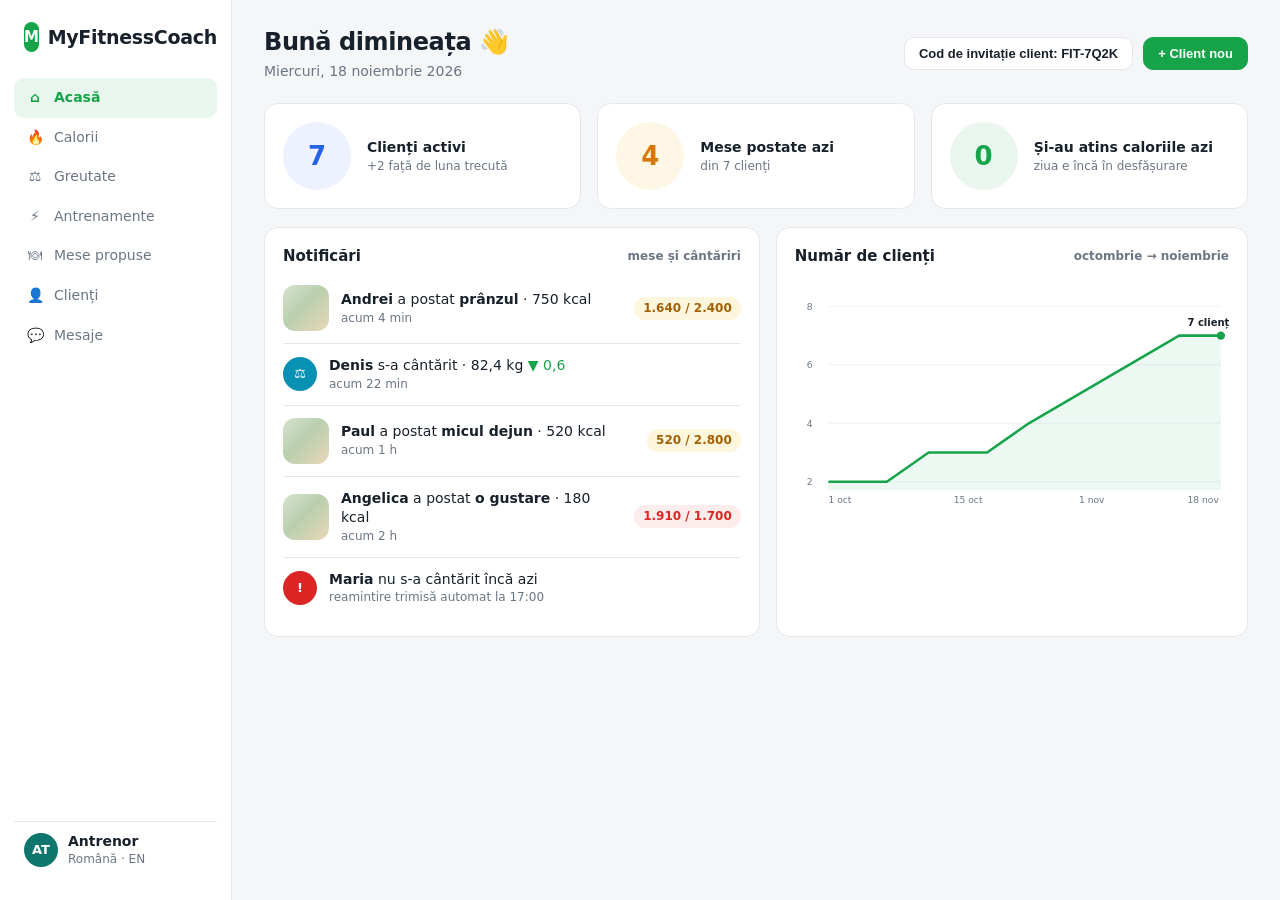
<file: mockups/01-acasa.html>
<!doctype html><html lang="ro"><head><meta charset="utf-8"><title>Acasă – antrenor</title>
<link rel="stylesheet" href="style.css"><script src="common.js"></script>
<style>
.kpis{display:grid;grid-template-columns:repeat(3,1fr);gap:16px;margin-bottom:18px}
.kpi{display:flex;align-items:center;gap:16px}
.kpi .big{width:68px;height:68px;border-radius:50%;display:grid;place-items:center;font-size:26px;font-weight:800}
.grid2{display:grid;grid-template-columns:1.05fr 1fr;gap:16px}
.feed .it{display:flex;gap:12px;align-items:center;padding:12px 0;border-bottom:1px solid var(--line)}
.feed .it:last-child{border:0}
.feed .thumb{width:46px;height:46px;flex:none}
.feed .thumb::after{display:none}
.feed .t{flex:1}
h3{font-size:15px;margin-bottom:6px;display:flex;justify-content:space-between;align-items:center}
</style></head><body>
<div class="app"><aside class="side" id="s"></aside>
<main class="main">
  <div class="top"><div><h1>Bună dimineața 👋</h1><div class="sub">Miercuri, 18 noiembrie 2026</div></div>
  <div class="row"><button class="btn">Cod de invitație client: <b>FIT-7Q2K</b></button><button class="btn primary">+ Client nou</button></div></div>

  <div class="kpis">
    <div class="card kpi"><div class="big" style="background:#eef2ff;color:#2563eb">7</div><div><b>Clienți activi</b><div class="small muted">+2 față de luna trecută</div></div></div>
    <div class="card kpi"><div class="big" style="background:#fff7e6;color:#d97706">4</div><div><b>Mese postate azi</b><div class="small muted">din 7 clienți</div></div></div>
    <div class="card kpi"><div class="big" style="background:#e8f6ee;color:#16a34a">0</div><div><b>Și-au atins caloriile azi</b><div class="small muted">ziua e încă în desfășurare</div></div></div>
  </div>

  <div class="grid2">
    <div class="card feed"><h3>Notificări <span class="small muted">mese și cântăriri</span></h3>
      <div class="it"><div class="photo thumb"></div><div class="t"><b>Andrei</b> a postat <b>prânzul</b> · 750 kcal<div class="small muted">acum 4 min</div></div><span class="pill warn">1.640 / 2.400</span></div>
      <div class="it"><div class="av" style="background:#0891b2">⚖</div><div class="t"><b>Denis</b> s-a cântărit · 82,4 kg <span style="color:var(--ok)">▼ 0,6</span><div class="small muted">acum 22 min</div></div></div>
      <div class="it"><div class="photo thumb"></div><div class="t"><b>Paul</b> a postat <b>micul dejun</b> · 520 kcal<div class="small muted">acum 1 h</div></div><span class="pill warn">520 / 2.800</span></div>
      <div class="it"><div class="photo thumb"></div><div class="t"><b>Angelica</b> a postat <b>o gustare</b> · 180 kcal<div class="small muted">acum 2 h</div></div><span class="pill over">1.910 / 1.700</span></div>
      <div class="it"><div class="av" style="background:#dc2626">!</div><div class="t"><b>Maria</b> nu s-a cântărit încă azi<div class="small muted">reamintire trimisă automat la 17:00</div></div></div>
    </div>
    <div class="card"><h3>Număr de clienți <span class="small muted">octombrie → noiembrie</span></h3>
      <svg viewBox="0 0 520 300" width="100%">
        <g stroke="#eef0f3"><line x1="40" y1="40" x2="510" y2="40"/><line x1="40" y1="110" x2="510" y2="110"/><line x1="40" y1="180" x2="510" y2="180"/><line x1="40" y1="250" x2="510" y2="250"/></g>
        <g fill="#6b7684" font-size="11"><text x="14" y="44">8</text><text x="14" y="114">6</text><text x="14" y="184">4</text><text x="14" y="254">2</text>
        <text x="40" y="275">1 oct</text><text x="190" y="275">15 oct</text><text x="340" y="275">1 nov</text><text x="470" y="275">18 nov</text></g>
        <path d="M40 250 L110 250 L160 215 L230 215 L280 180 L340 145 L400 110 L460 75 L510 75 L510 260 L40 260Z" fill="#16a34a" opacity=".08"/>
        <path d="M40 250 L110 250 L160 215 L230 215 L280 180 L340 145 L400 110 L460 75 L510 75" fill="none" stroke="#16a34a" stroke-width="3" stroke-linejoin="round"/>
        <circle cx="510" cy="75" r="5" fill="#16a34a"/><text x="470" y="64" font-size="12" font-weight="700" fill="#18212b">7 clienți</text>
      </svg>
    </div>
  </div>
</main></div>
<script>document.getElementById('s').innerHTML=sidebar('acasa')</script>
</body></html>
</file>
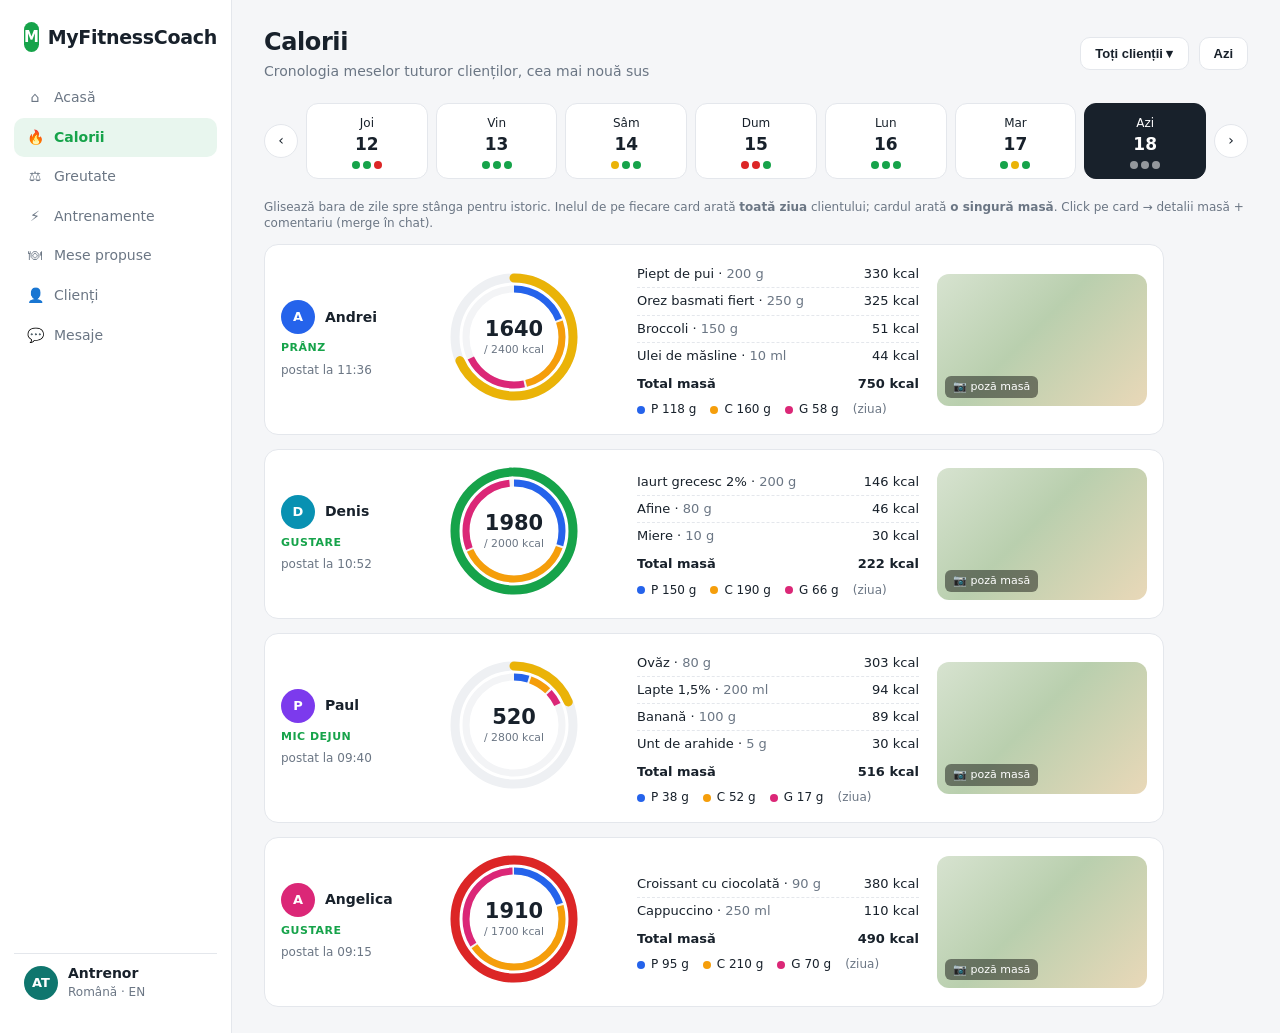
<file: mockups/02-calorii.html>
<!doctype html><html lang="ro"><head><meta charset="utf-8"><title>Calorii – antrenor</title>
<link rel="stylesheet" href="style.css"><script src="common.js"></script>
<style>
.days{display:flex;gap:8px;align-items:center;margin-bottom:20px}
.days .d{flex:1;text-align:center;padding:9px 0;border-radius:12px;background:var(--surface);border:1px solid var(--line)}
.days .d b{display:block;font-size:17px}
.days .d .dots{display:flex;gap:3px;justify-content:center;margin-top:4px}
.days .d.on{background:var(--ink);color:#fff;border-color:var(--ink)}
.days .arr{width:34px;height:34px;border-radius:50%;border:1px solid var(--line);background:#fff;display:grid;place-items:center}
.feed{display:flex;flex-direction:column;gap:14px;max-width:900px}
.meal{display:grid;grid-template-columns:150px 170px 1fr 210px;gap:18px;align-items:center;padding:16px}
.who{display:flex;flex-direction:column;gap:6px}
.ing{font-size:13px}
.ing li{list-style:none;display:flex;justify-content:space-between;padding:4px 0;border-bottom:1px dashed var(--line)}
.ing li:last-child{border:0}
.ing .tot{font-weight:700;margin-top:6px;display:flex;justify-content:space-between}
.meal .photo{height:132px}
.ringwrap{display:flex;align-items:center;gap:10px}
.time{font-size:12px;color:var(--muted)}
.tag{font-size:11px;font-weight:700;text-transform:uppercase;letter-spacing:.5px;color:var(--accent)}
.hint{margin:0 0 12px;color:var(--muted);font-size:12px}
</style></head><body>
<div class="app"><aside class="side" id="s"></aside>
<main class="main">
  <div class="top"><div><h1>Calorii</h1><div class="sub">Cronologia meselor tuturor clienților, cea mai nouă sus</div></div>
  <div class="row"><button class="btn">Toți clienții ▾</button><button class="btn">Azi</button></div></div>

  <div class="days"><div class="arr">‹</div>
    <div class="d"><span class="small">Joi</span><b>12</b><div class="dots"><i class="dot" style="background:var(--ok)"></i><i class="dot" style="background:var(--ok)"></i><i class="dot" style="background:var(--over)"></i></div></div>
    <div class="d"><span class="small">Vin</span><b>13</b><div class="dots"><i class="dot" style="background:var(--ok)"></i><i class="dot" style="background:var(--ok)"></i><i class="dot" style="background:var(--ok)"></i></div></div>
    <div class="d"><span class="small">Sâm</span><b>14</b><div class="dots"><i class="dot" style="background:var(--warn)"></i><i class="dot" style="background:var(--ok)"></i><i class="dot" style="background:var(--ok)"></i></div></div>
    <div class="d"><span class="small">Dum</span><b>15</b><div class="dots"><i class="dot" style="background:var(--over)"></i><i class="dot" style="background:var(--over)"></i><i class="dot" style="background:var(--ok)"></i></div></div>
    <div class="d"><span class="small">Lun</span><b>16</b><div class="dots"><i class="dot" style="background:var(--ok)"></i><i class="dot" style="background:var(--ok)"></i><i class="dot" style="background:var(--ok)"></i></div></div>
    <div class="d"><span class="small">Mar</span><b>17</b><div class="dots"><i class="dot" style="background:var(--ok)"></i><i class="dot" style="background:var(--warn)"></i><i class="dot" style="background:var(--ok)"></i></div></div>
    <div class="d on"><span class="small">Azi</span><b>18</b><div class="dots"><i class="dot" style="background:#fff8"></i><i class="dot" style="background:#fff8"></i><i class="dot" style="background:#fff8"></i></div></div>
  <div class="arr">›</div></div>
  <p class="hint">Glisează bara de zile spre stânga pentru istoric. Inelul de pe fiecare card arată <b>toată ziua</b> clientului; cardul arată <b>o singură masă</b>. Click pe card → detalii masă + comentariu (merge în chat).</p>

  <div class="feed" id="feed"></div>
</main></div>
<script>
document.getElementById('s').innerHTML=sidebar('calorii');
const meals=[
 {n:'Andrei',m:'Prânz',t:'11:36',kcal:1640,target:2400,p:118,c:160,f:58,ing:[['Piept de pui','200 g','330'],['Orez basmati fiert','250 g','325'],['Broccoli','150 g','51'],['Ulei de măsline','10 ml','44']]},
 {n:'Denis',m:'Gustare',t:'10:52',kcal:1980,target:2000,p:150,c:190,f:66,ing:[['Iaurt grecesc 2%','200 g','146'],['Afine','80 g','46'],['Miere','10 g','30']]},
 {n:'Paul',m:'Mic dejun',t:'09:40',kcal:520,target:2800,p:38,c:52,f:17,ing:[['Ovăz','80 g','303'],['Lapte 1,5%','200 ml','94'],['Banană','100 g','89'],['Unt de arahide','5 g','30']]},
 {n:'Angelica',m:'Gustare',t:'09:15',kcal:1910,target:1700,p:95,c:210,f:70,ing:[['Croissant cu ciocolată','90 g','380'],['Cappuccino','250 ml','110']]},
];
const f=document.getElementById('feed');
meals.forEach((x,i)=>{
  const d=document.createElement('div'); d.className='card meal';
  d.innerHTML=`<div class="who"><div class="row">${av(x.n)}<b>${x.n}</b></div><span class="tag">${x.m}</span><span class="time">postat la ${x.t}</span></div>
  <div class="ringwrap"><div id="r${i}"></div></div>
  <div class="ing"><ul>${x.ing.map(r=>`<li><span>${r[0]} · <span class="muted">${r[1]}</span></span><span>${r[2]} kcal</span></li>`).join('')}</ul>
    <div class="tot"><span>Total masă</span><span>${x.ing.reduce((a,r)=>a+ +r[2],0)} kcal</span></div>
    <div class="legend" style="flex-direction:row;gap:14px;margin-top:8px"><span><i class="dot" style="background:var(--prot)"></i>P ${x.p} g</span><span><i class="dot" style="background:var(--carb)"></i>C ${x.c} g</span><span><i class="dot" style="background:var(--fat)"></i>G ${x.f} g</span><span class="muted">(ziua)</span></div></div>
  <div class="photo"></div>`;
  f.appendChild(d); ring(document.getElementById('r'+i),{size:130,...x});
});
</script>
</body></html>
</file>
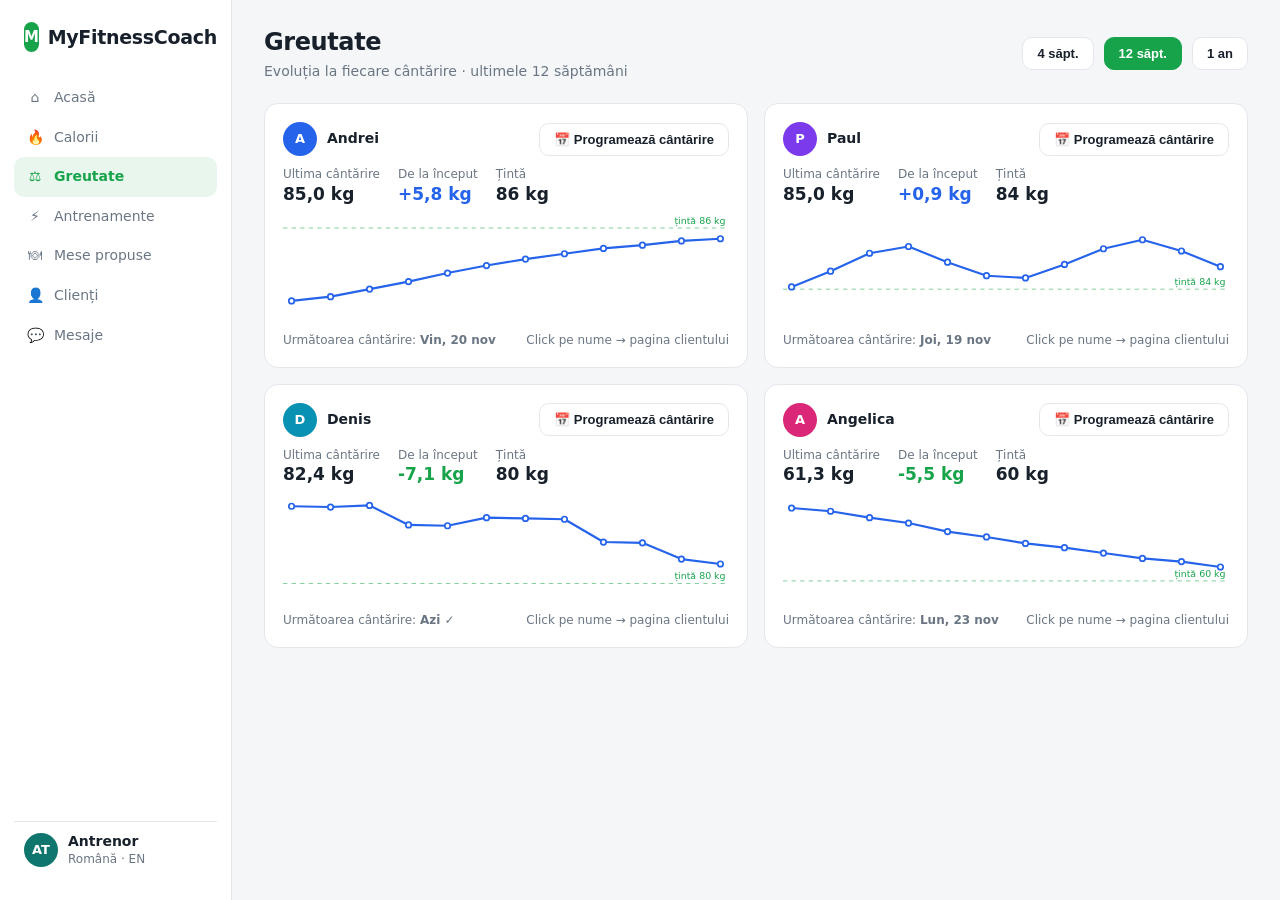
<file: mockups/03-greutate.html>
<!doctype html><html lang="ro"><head><meta charset="utf-8"><title>Greutate – antrenor</title>
<link rel="stylesheet" href="style.css"><script src="common.js"></script>
<style>
.list{display:grid;grid-template-columns:1fr 1fr;gap:16px}
.w .hd{display:flex;align-items:center;justify-content:space-between;margin-bottom:10px}
.w .stats{display:flex;gap:18px;font-size:12px;color:var(--muted)}
.w .stats b{display:block;font-size:17px;color:var(--ink)}
.next{font-size:12px;color:var(--muted);margin-top:8px;display:flex;justify-content:space-between}
</style></head><body>
<div class="app"><aside class="side" id="s"></aside>
<main class="main">
  <div class="top"><div><h1>Greutate</h1><div class="sub">Evoluția la fiecare cântărire · ultimele 12 săptămâni</div></div>
  <div class="row"><button class="btn">4 săpt.</button><button class="btn primary">12 săpt.</button><button class="btn">1 an</button></div></div>
  <div class="list" id="l"></div>
</main></div>
<script>
document.getElementById('s').innerHTML=sidebar('greutate');
const C=[
 {n:'Andrei',last:85.0,start:79.2,goal:86,next:'Vin, 20 nov',data:[79.2,79.6,80.3,81,81.8,82.5,83.1,83.6,84.1,84.4,84.8,85]},
 {n:'Paul',last:85.0,start:84.1,goal:84,next:'Joi, 19 nov',data:[84.1,84.8,85.6,85.9,85.2,84.6,84.5,85.1,85.8,86.2,85.7,85]},
 {n:'Denis',last:82.4,start:89.5,goal:80,next:'Azi ✓',data:[89.5,89.4,89.6,87.2,87.1,88.1,88.0,87.9,85.1,85.0,83.0,82.4]},
 {n:'Angelica',last:61.3,start:66.8,goal:60,next:'Lun, 23 nov',data:[66.8,66.5,65.9,65.4,64.6,64.1,63.5,63.1,62.6,62.1,61.8,61.3]},
];
function spark(d,goal){const W=520,H=130,mn=Math.min(...d,goal)-1,mx=Math.max(...d,goal)+1;
 const x=i=>10+i*(W-20)/(d.length-1), y=v=>H-8-(v-mn)/(mx-mn)*(H-20);
 const pts=d.map((v,i)=>`${x(i)},${y(v)}`).join(' ');
 return `<svg viewBox="0 0 ${W} ${H}" width="100%"><line x1="0" x2="${W}" y1="${y(goal)}" y2="${y(goal)}" stroke="#16a34a" stroke-dasharray="5 5" opacity=".6"/><text x="${W-4}" y="${y(goal)-5}" text-anchor="end" font-size="11" fill="#16a34a">țintă ${goal} kg</text>
 <polyline points="${pts}" fill="none" stroke="#2563eb" stroke-width="2.5" stroke-linejoin="round"/>${d.map((v,i)=>`<circle cx="${x(i)}" cy="${y(v)}" r="3.2" fill="#fff" stroke="#2563eb" stroke-width="2"/>`).join('')}</svg>`}
const l=document.getElementById('l');
C.forEach(c=>{const diff=(c.last-c.start).toFixed(1);const e=document.createElement('div');e.className='card w';
 e.innerHTML=`<div class="hd"><div class="row">${av(c.n)}<b>${c.n}</b></div><button class="btn">📅 Programează cântărire</button></div>
 <div class="stats"><div>Ultima cântărire<b>${c.last.toFixed(1).replace('.',',')} kg</b></div><div>De la început<b style="color:${diff<0?'var(--ok)':'#2563eb'}">${diff>0?'+':''}${diff.replace('.',',')} kg</b></div><div>Țintă<b>${c.goal} kg</b></div></div>
 ${spark(c.data,c.goal)}<div class="next"><span>Următoarea cântărire: <b>${c.next}</b></span><span>Click pe nume → pagina clientului</span></div>`;l.appendChild(e)});
</script>
</body></html>
</file>
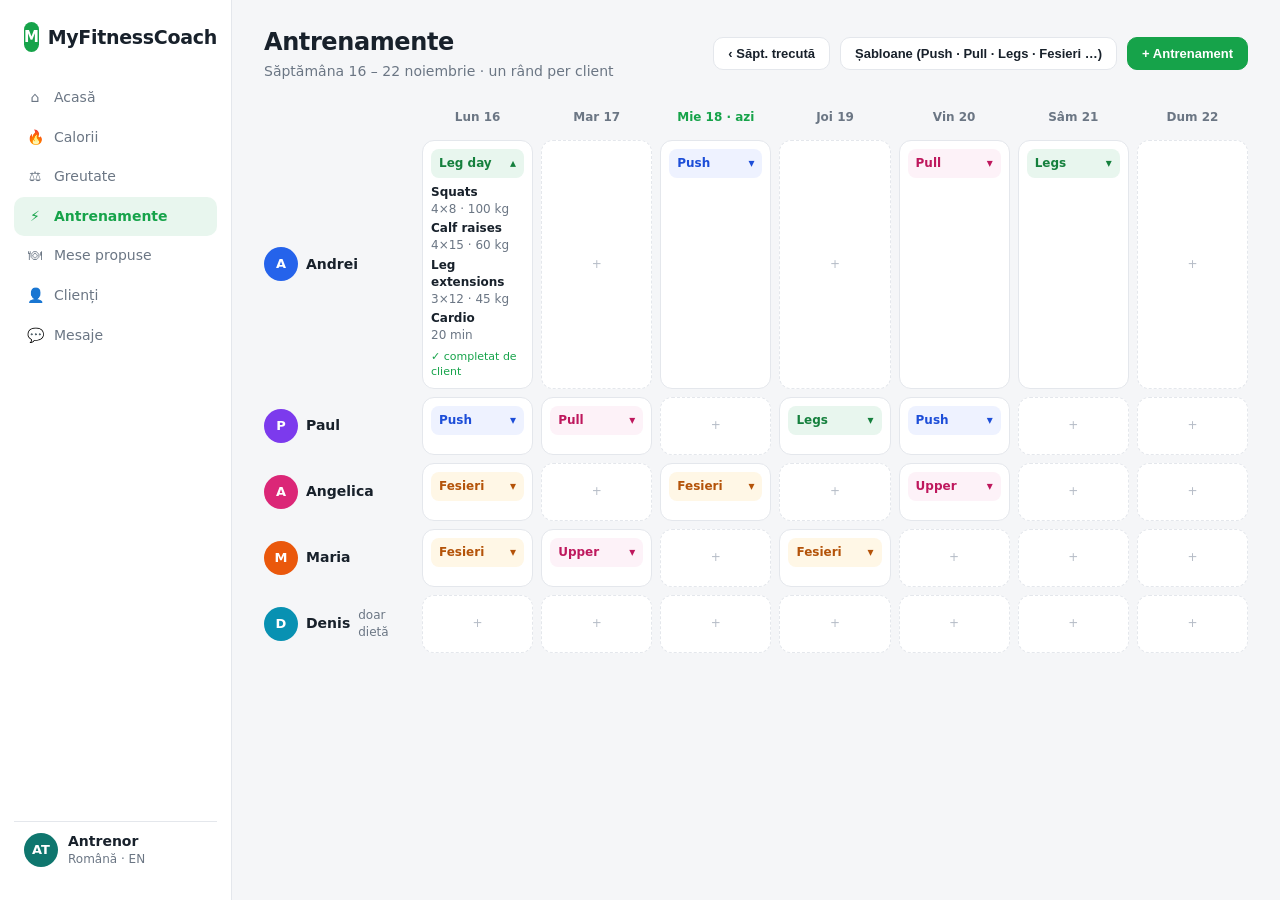
<file: mockups/04-antrenamente.html>
<!doctype html><html lang="ro"><head><meta charset="utf-8"><title>Antrenamente – antrenor</title>
<link rel="stylesheet" href="style.css"><script src="common.js"></script>
<style>
.cal{display:grid;grid-template-columns:150px repeat(7,1fr);gap:8px}
.cal .h{font-size:12px;font-weight:700;color:var(--muted);text-align:center;padding:6px 0}
.cal .h.today{color:var(--accent)}
.cal .cl{display:flex;align-items:center;gap:8px;font-weight:600}
.slot{background:var(--surface);border:1px solid var(--line);border-radius:12px;min-height:58px;padding:8px;font-size:12px}
.slot.empty{border-style:dashed;color:#b6bdc7;display:grid;place-items:center}
.wk{border-radius:8px;padding:6px 8px;font-weight:700;display:flex;justify-content:space-between}
.wk.legs{background:#e8f6ee;color:#15803d}.wk.push{background:#eef2ff;color:#1d4ed8}.wk.pull{background:#fdf2f8;color:#be185d}.wk.glute{background:#fff7e6;color:#b45309}.wk.rest{background:#f3f4f6;color:#6b7684}
.ex{margin-top:6px;display:flex;flex-direction:column;gap:3px}
.ex div{display:flex;flex-direction:column;color:var(--ink);font-weight:600}
.ex div span:last-child{color:var(--muted);font-weight:400}
.done{font-size:11px;color:var(--ok);margin-top:5px}
</style></head><body>
<div class="app"><aside class="side" id="s"></aside>
<main class="main">
  <div class="top"><div><h1>Antrenamente</h1><div class="sub">Săptămâna 16 – 22 noiembrie · un rând per client</div></div>
  <div class="row"><button class="btn">‹ Săpt. trecută</button><button class="btn">Șabloane (Push · Pull · Legs · Fesieri …)</button><button class="btn primary">+ Antrenament</button></div></div>
  <div class="cal" id="c"></div>
</main></div>
<script>
document.getElementById('s').innerHTML=sidebar('antrenamente');
const days=['Lun 16','Mar 17','Mie 18','Joi 19','Vin 20','Sâm 21','Dum 22'];
const c=document.getElementById('c');
c.innerHTML='<div></div>'+days.map((d,i)=>`<div class="h ${i==2?'today':''}">${d}${i==2?' · azi':''}</div>`).join('');
const legsOpen=`<div class="wk legs">Leg day <span>▴</span></div><div class="ex"><div><span>Squats</span><span>4×8 · 100 kg</span></div><div><span>Calf raises</span><span>4×15 · 60 kg</span></div><div><span>Leg extensions</span><span>3×12 · 45 kg</span></div><div><span>Cardio</span><span>20 min</span></div></div><div class="done">✓ completat de client</div>`;
const W=(cls,t)=>`<div class="wk ${cls}">${t} <span>▾</span></div>`;
const rows={
 Andrei:[legsOpen,'',W('push','Push'),'',W('pull','Pull'),W('legs','Legs'),''],
 Paul:[W('push','Push'),W('pull','Pull'),'',W('legs','Legs'),W('push','Push'),'',''],
 Angelica:[W('glute','Fesieri'),'',W('glute','Fesieri'),'',W('pull','Upper'),'',''],
 Maria:[W('glute','Fesieri'),W('pull','Upper'),'',W('glute','Fesieri'),'','',''],
 Denis:['','','','','','',''],
};
Object.entries(rows).forEach(([n,r])=>{
 c.innerHTML+=`<div class="cl">${av(n)}${n}${n=='Denis'?'<div class="small muted" style="font-weight:400">doar dietă</div>':''}</div>`+r.map(x=>x?`<div class="slot">${x}</div>`:`<div class="slot empty">+</div>`).join('');
});
</script>
</body></html>
</file>
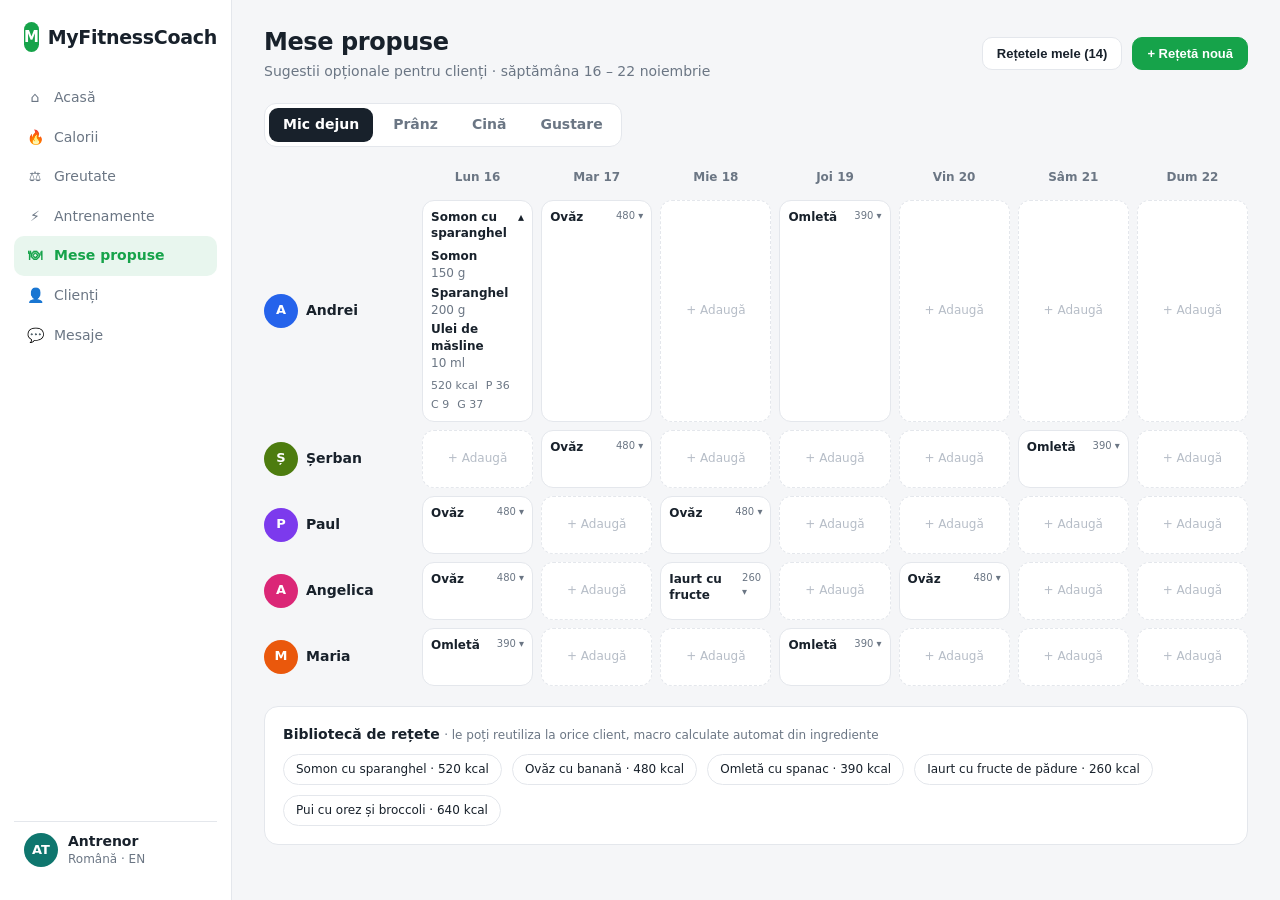
<file: mockups/05-mese-propuse.html>
<!doctype html><html lang="ro"><head><meta charset="utf-8"><title>Mese propuse – antrenor</title>
<link rel="stylesheet" href="style.css"><script src="common.js"></script>
<style>
.tabs{display:flex;gap:6px;background:var(--surface);border:1px solid var(--line);padding:4px;border-radius:12px;width:max-content;margin-bottom:16px}
.tabs span{padding:7px 14px;border-radius:9px;font-weight:600;color:var(--muted)}
.tabs span.on{background:var(--ink);color:#fff}
.cal{display:grid;grid-template-columns:150px repeat(7,1fr);gap:8px}
.cal .h{font-size:12px;font-weight:700;color:var(--muted);text-align:center;padding:6px 0}
.cal .cl{display:flex;align-items:center;gap:8px;font-weight:600}
.slot{background:var(--surface);border:1px solid var(--line);border-radius:12px;min-height:58px;padding:8px;font-size:12px}
.slot.empty{border-style:dashed;color:#b6bdc7;display:grid;place-items:center}
.rc{font-weight:700;display:flex;justify-content:space-between}
.rc small{font-weight:500;color:var(--muted)}
.ingr{margin-top:6px;display:flex;flex-direction:column;gap:3px}
.ingr div{display:flex;flex-direction:column;font-weight:600}.ingr div span:last-child{color:var(--muted);font-weight:400}
.mac{display:flex;flex-wrap:wrap;gap:4px 8px;margin-top:6px;font-size:11px;color:var(--muted)}
.lib{margin-top:20px}
.lib .items{display:flex;gap:10px;flex-wrap:wrap;margin-top:10px}
.lib .items span{background:var(--surface);border:1px solid var(--line);padding:6px 12px;border-radius:99px;font-size:12px}
</style></head><body>
<div class="app"><aside class="side" id="s"></aside>
<main class="main">
  <div class="top"><div><h1>Mese propuse</h1><div class="sub">Sugestii opționale pentru clienți · săptămâna 16 – 22 noiembrie</div></div>
  <div class="row"><button class="btn">Rețetele mele (14)</button><button class="btn primary">+ Rețetă nouă</button></div></div>
  <div class="tabs"><span class="on">Mic dejun</span><span>Prânz</span><span>Cină</span><span>Gustare</span></div>
  <div class="cal" id="c"></div>
  <div class="lib card"><b>Bibliotecă de rețete</b> <span class="small muted">· le poți reutiliza la orice client, macro calculate automat din ingrediente</span>
   <div class="items"><span>Somon cu sparanghel · 520 kcal</span><span>Ovăz cu banană · 480 kcal</span><span>Omletă cu spanac · 390 kcal</span><span>Iaurt cu fructe de pădure · 260 kcal</span><span>Pui cu orez și broccoli · 640 kcal</span></div></div>
</main></div>
<script>
document.getElementById('s').innerHTML=sidebar('mese');
const days=['Lun 16','Mar 17','Mie 18','Joi 19','Vin 20','Sâm 21','Dum 22'];
const c=document.getElementById('c');
c.innerHTML='<div></div>'+days.map(d=>`<div class="h">${d}</div>`).join('');
const open=`<div class="rc">Somon cu sparanghel <span>▴</span></div><div class="ingr"><div><span>Somon</span><span>150 g</span></div><div><span>Sparanghel</span><span>200 g</span></div><div><span>Ulei de măsline</span><span>10 ml</span></div></div><div class="mac"><span>520 kcal</span><span>P 36</span><span>C 9</span><span>G 37</span></div>`;
const R=(t,k)=>`<div class="rc">${t} <small>${k} ▾</small></div>`;
const rows={
 Andrei:[open,R('Ovăz','480'),'',R('Omletă','390'),'','',''],
 Șerban:['',R('Ovăz','480'),'','','',R('Omletă','390'),''],
 Paul:[R('Ovăz','480'),'',R('Ovăz','480'),'','','',''],
 Angelica:[R('Ovăz','480'),'',R('Iaurt cu fructe','260'),'',R('Ovăz','480'),'',''],
 Maria:[R('Omletă','390'),'','',R('Omletă','390'),'','',''],
};
Object.entries(rows).forEach(([n,r])=>{
 c.innerHTML+=`<div class="cl">${av(n)}${n}</div>`+r.map(x=>x?`<div class="slot">${x}</div>`:`<div class="slot empty">+ Adaugă</div>`).join('');
});
</script>
</body></html>
</file>
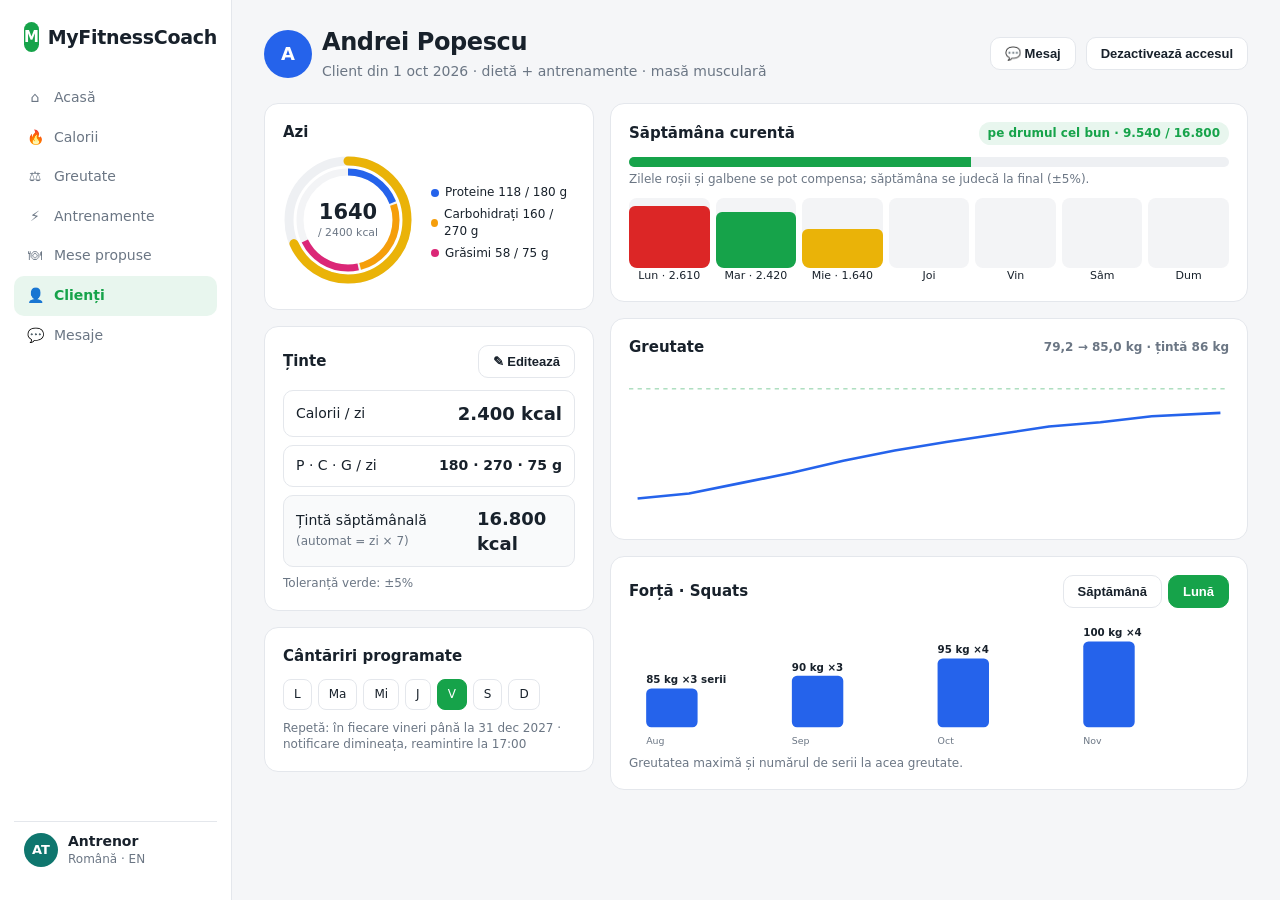
<file: mockups/06-client-detaliu.html>
<!doctype html><html lang="ro"><head><meta charset="utf-8"><title>Client – Andrei</title>
<link rel="stylesheet" href="style.css"><script src="common.js"></script>
<style>
.g{display:grid;grid-template-columns:330px 1fr;gap:16px}
.col{display:flex;flex-direction:column;gap:16px}
h3{font-size:15px;margin-bottom:12px;display:flex;justify-content:space-between;align-items:center}
.target{display:flex;align-items:center;justify-content:space-between;padding:10px 12px;border:1px solid var(--line);border-radius:10px;margin-bottom:8px}
.target b{font-size:18px}
.week{display:grid;grid-template-columns:repeat(7,1fr);gap:6px;margin-top:10px;text-align:center;font-size:11px}
.week .b{height:70px;border-radius:8px;background:#f3f4f6;position:relative;overflow:hidden}
.week .b i{position:absolute;left:0;right:0;bottom:0;border-radius:6px}
.bar{height:10px;border-radius:99px;background:#eef0f3;overflow:hidden;margin:8px 0 4px}
.bar i{display:block;height:100%;background:var(--ok)}
.sched{display:flex;gap:6px;flex-wrap:wrap}
.sched span{padding:6px 10px;border-radius:8px;border:1px solid var(--line);font-size:12px}
.sched span.on{background:var(--accent);color:#fff;border-color:var(--accent)}
</style></head><body>
<div class="app"><aside class="side" id="s"></aside>
<main class="main">
  <div class="top"><div class="row"><div class="av" style="background:#2563eb;width:48px;height:48px;font-size:18px">A</div><div><h1>Andrei Popescu</h1><div class="sub">Client din 1 oct 2026 · dietă + antrenamente · masă musculară</div></div></div>
  <div class="row"><button class="btn">💬 Mesaj</button><button class="btn">Dezactivează accesul</button></div></div>
  <div class="g">
    <div class="col">
      <div class="card"><h3>Azi</h3><div class="row" style="gap:18px"><div id="r"></div><div class="legend"><span><i class="dot" style="background:var(--prot)"></i>Proteine 118 / 180 g</span><span><i class="dot" style="background:var(--carb)"></i>Carbohidrați 160 / 270 g</span><span><i class="dot" style="background:var(--fat)"></i>Grăsimi 58 / 75 g</span></div></div></div>
      <div class="card"><h3>Ținte <button class="btn">✎ Editează</button></h3>
        <div class="target"><span>Calorii / zi</span><b>2.400 kcal</b></div>
        <div class="target"><span>P · C · G / zi</span><b style="font-size:14px">180 · 270 · 75 g</b></div>
        <div class="target" style="background:#f9fafb"><span>Țintă săptămânală <span class="small muted">(automat = zi × 7)</span></span><b>16.800 kcal</b></div>
        <div class="small muted">Toleranță verde: ±5%</div></div>
      <div class="card"><h3>Cântăriri programate</h3>
        <div class="sched"><span>L</span><span>Ma</span><span>Mi</span><span>J</span><span class="on">V</span><span>S</span><span>D</span></div>
        <div class="small muted" style="margin-top:10px">Repetă: în fiecare vineri până la 31 dec 2027 · notificare dimineața, reamintire la 17:00</div></div>
    </div>
    <div class="col">
      <div class="card"><h3>Săptămâna curentă <span class="pill ok">pe drumul cel bun · 9.540 / 16.800</span></h3>
        <div class="bar"><i style="width:57%"></i></div><div class="small muted">Zilele roșii și galbene se pot compensa; săptămâna se judecă la final (±5%).</div>
        <div class="week">
          <div><div class="b"><i style="height:88%;background:var(--over)"></i></div>Lun · 2.610</div>
          <div><div class="b"><i style="height:80%;background:var(--ok)"></i></div>Mar · 2.420</div>
          <div><div class="b"><i style="height:55%;background:var(--warn)"></i></div>Mie · 1.640</div>
          <div><div class="b"></div>Joi</div><div><div class="b"></div>Vin</div><div><div class="b"></div>Sâm</div><div><div class="b"></div>Dum</div>
        </div></div>
      <div class="card"><h3>Greutate <span class="small muted">79,2 → 85,0 kg · țintă 86 kg</span></h3>
        <svg viewBox="0 0 700 170" width="100%"><line x1="0" x2="700" y1="22" y2="22" stroke="#16a34a" stroke-dasharray="5 5" opacity=".6"/>
        <polyline fill="none" stroke="#2563eb" stroke-width="3" points="10,150 70,144 130,132 190,120 250,106 310,94 370,84 430,75 490,66 550,61 610,54 690,50"/></svg></div>
      <div class="card"><h3>Forță · Squats <span class="row" style="gap:6px"><button class="btn">Săptămână</button><button class="btn primary">Lună</button></span></h3>
        <svg viewBox="0 0 700 150" width="100%">
        <g font-size="11" fill="#6b7684"><text x="20" y="145">Aug</text><text x="190" y="145">Sep</text><text x="360" y="145">Oct</text><text x="530" y="145">Nov</text></g>
        <g fill="#2563eb"><rect x="20" y="80" width="60" height="45" rx="6"/><rect x="190" y="65" width="60" height="60" rx="6"/><rect x="360" y="45" width="60" height="80" rx="6"/><rect x="530" y="25" width="60" height="100" rx="6"/></g>
        <g font-size="12" font-weight="700" fill="#18212b"><text x="20" y="74">85 kg ×3 serii</text><text x="190" y="59">90 kg ×3</text><text x="360" y="39">95 kg ×4</text><text x="530" y="19">100 kg ×4</text></g></svg>
        <div class="small muted">Greutatea maximă și numărul de serii la acea greutate.</div></div>
    </div>
  </div>
</main></div>
<script>document.getElementById('s').innerHTML=sidebar('clienti');ring(document.getElementById('r'),{size:130,kcal:1640,target:2400,p:118,c:160,f:58})</script>
</body></html>
</file>
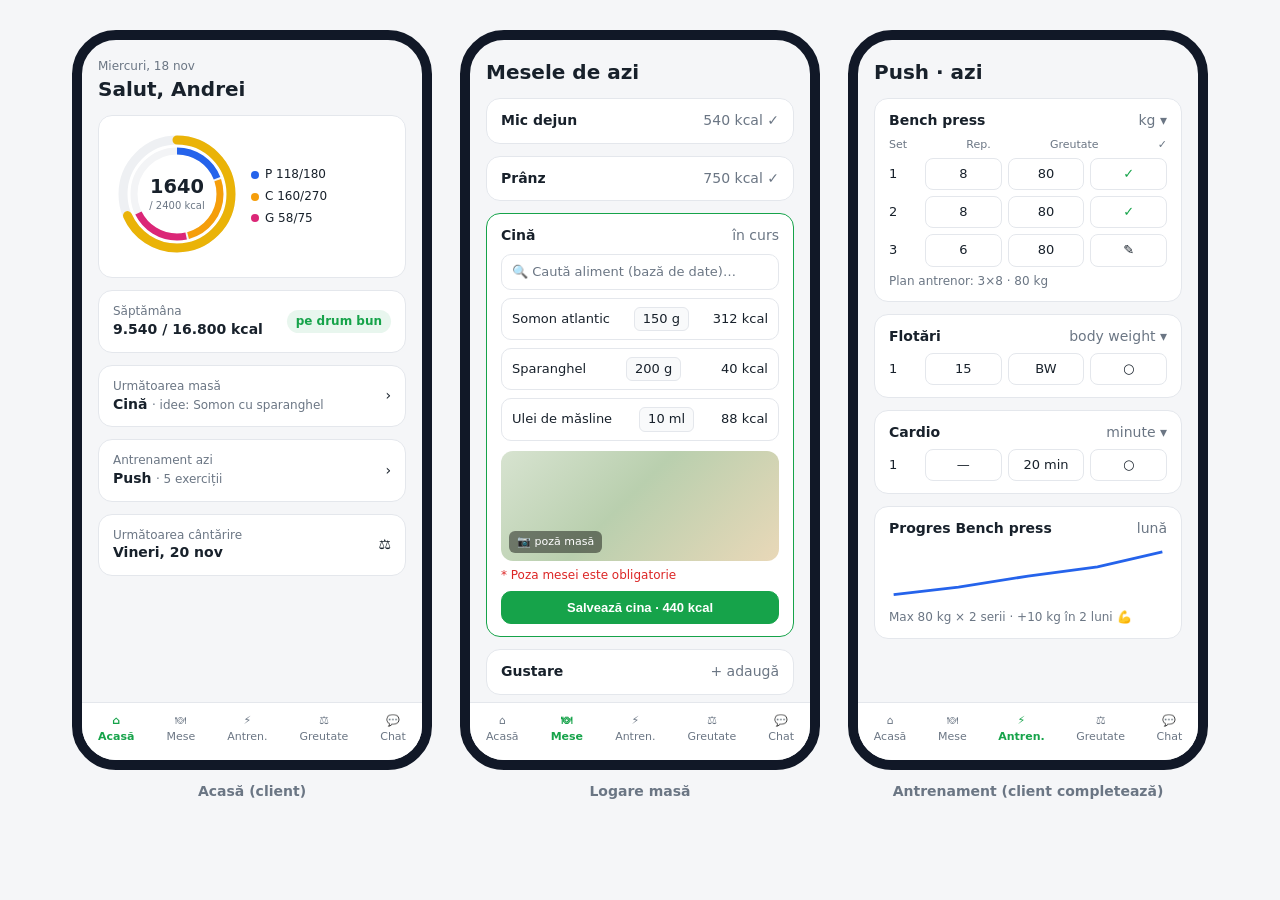
<file: mockups/07-client-mobil.html>
<!doctype html><html lang="ro"><head><meta charset="utf-8"><title>Aplicația clientului – mobil</title>
<link rel="stylesheet" href="style.css"><script src="common.js"></script>
<style>
body{padding:30px;width:1280px}
.phones{display:flex;gap:28px;justify-content:center}
.ph{width:360px;height:740px;background:var(--bg);border:10px solid #111827;border-radius:44px;overflow:hidden;display:flex;flex-direction:column}
.ph .sc{flex:1;padding:18px 16px;display:flex;flex-direction:column;gap:12px;overflow:hidden}
.ph h2{font-size:20px}
.tb{display:flex;justify-content:space-around;background:#fff;border-top:1px solid var(--line);padding:10px 0 16px;font-size:11px;color:var(--muted);text-align:center}
.tb .on{color:var(--accent);font-weight:700}
.cap{text-align:center;font-weight:700;margin-top:12px;color:var(--muted)}
.mini{display:flex;justify-content:space-between;align-items:center;padding:12px 14px}
.cat{padding:12px 14px}
.cat .h{display:flex;justify-content:space-between;font-weight:700}
.cat .h span{color:var(--muted);font-weight:500}
.inp{display:flex;justify-content:space-between;align-items:center;border:1px solid var(--line);border-radius:10px;padding:8px 10px;margin-top:8px;font-size:13px}
.inp .g{border:1px solid var(--line);border-radius:6px;padding:2px 8px;background:#f9fafb}
.set{display:grid;grid-template-columns:30px 1fr 1fr 1fr;gap:6px;font-size:13px;align-items:center;margin-top:6px}
.set .f{border:1px solid var(--line);border-radius:8px;padding:6px;text-align:center;background:#fff}
.set.h{color:var(--muted);font-size:11px}
</style></head><body>
<div class="phones">
 <div><div class="ph"><div class="sc">
   <div><div class="small muted">Miercuri, 18 nov</div><h2>Salut, Andrei</h2></div>
   <div class="card" style="display:flex;gap:14px;align-items:center"><div id="r"></div><div class="legend"><span><i class="dot" style="background:var(--prot)"></i>P 118/180</span><span><i class="dot" style="background:var(--carb)"></i>C 160/270</span><span><i class="dot" style="background:var(--fat)"></i>G 58/75</span></div></div>
   <div class="card mini"><div><div class="small muted">Săptămâna</div><b>9.540 / 16.800 kcal</b></div><span class="pill ok">pe drum bun</span></div>
   <div class="card mini"><div><div class="small muted">Următoarea masă</div><b>Cină</b> <span class="small muted">· idee: Somon cu sparanghel</span></div><span>›</span></div>
   <div class="card mini"><div><div class="small muted">Antrenament azi</div><b>Push</b> <span class="small muted">· 5 exerciții</span></div><span>›</span></div>
   <div class="card mini"><div><div class="small muted">Următoarea cântărire</div><b>Vineri, 20 nov</b></div><span>⚖</span></div>
 </div><div class="tb"><div class="on">⌂<br>Acasă</div><div>🍽<br>Mese</div><div>⚡<br>Antren.</div><div>⚖<br>Greutate</div><div>💬<br>Chat</div></div></div><div class="cap">Acasă (client)</div></div>

 <div><div class="ph"><div class="sc">
   <h2>Mesele de azi</h2>
   <div class="card cat"><div class="h">Mic dejun <span>540 kcal ✓</span></div></div>
   <div class="card cat"><div class="h">Prânz <span>750 kcal ✓</span></div></div>
   <div class="card cat" style="border-color:var(--accent)"><div class="h">Cină <span>în curs</span></div>
     <div class="inp" style="color:var(--muted)">🔍 Caută aliment (bază de date)…</div>
     <div class="inp"><span>Somon atlantic</span><span class="g">150 g</span><span>312 kcal</span></div>
     <div class="inp"><span>Sparanghel</span><span class="g">200 g</span><span>40 kcal</span></div>
     <div class="inp"><span>Ulei de măsline</span><span class="g">10 ml</span><span>88 kcal</span></div>
     <div class="photo" style="height:110px;margin-top:10px"></div>
     <div class="small" style="color:var(--over);margin-top:6px">* Poza mesei este obligatorie</div>
     <button class="btn primary" style="width:100%;margin-top:8px">Salvează cina · 440 kcal</button></div>
   <div class="card cat"><div class="h">Gustare <span>+ adaugă</span></div></div>
   <div style="text-align:center" class="muted">+ Masă suplimentară</div>
 </div><div class="tb"><div>⌂<br>Acasă</div><div class="on">🍽<br>Mese</div><div>⚡<br>Antren.</div><div>⚖<br>Greutate</div><div>💬<br>Chat</div></div></div><div class="cap">Logare masă</div></div>

 <div><div class="ph"><div class="sc">
   <h2>Push · azi</h2>
   <div class="card cat"><div class="h">Bench press <span>kg ▾</span></div>
     <div class="set h"><span>Set</span><span>Rep.</span><span>Greutate</span><span>✓</span></div>
     <div class="set"><span>1</span><span class="f">8</span><span class="f">80</span><span class="f" style="color:var(--ok)">✓</span></div>
     <div class="set"><span>2</span><span class="f">8</span><span class="f">80</span><span class="f" style="color:var(--ok)">✓</span></div>
     <div class="set"><span>3</span><span class="f">6</span><span class="f">80</span><span class="f">✎</span></div>
     <div class="small muted" style="margin-top:6px">Plan antrenor: 3×8 · 80 kg</div></div>
   <div class="card cat"><div class="h">Flotări <span>body weight ▾</span></div>
     <div class="set"><span>1</span><span class="f">15</span><span class="f">BW</span><span class="f">○</span></div></div>
   <div class="card cat"><div class="h">Cardio <span>minute ▾</span></div>
     <div class="set"><span>1</span><span class="f">—</span><span class="f">20 min</span><span class="f">○</span></div></div>
   <div class="card cat"><div class="h">Progres Bench press <span>lună</span></div>
     <svg viewBox="0 0 300 70" width="100%"><polyline fill="none" stroke="#2563eb" stroke-width="3" points="5,60 75,52 150,40 225,30 295,14"/></svg>
     <div class="small muted">Max 80 kg × 2 serii · +10 kg în 2 luni 💪</div></div>
 </div><div class="tb"><div>⌂<br>Acasă</div><div>🍽<br>Mese</div><div class="on">⚡<br>Antren.</div><div>⚖<br>Greutate</div><div>💬<br>Chat</div></div></div><div class="cap">Antrenament (client completează)</div></div>
</div>
<script>ring(document.getElementById('r'),{size:120,kcal:1640,target:2400,p:118,c:160,f:58})</script>
</body></html>
</file>
<file: mockups/style.css>
:root{
  --bg:#f5f6f8; --surface:#ffffff; --ink:#18212b; --muted:#6b7684; --line:#e4e7ec;
  --accent:#16a34a; --accent-soft:#e8f6ee;
  --ok:#16a34a; --warn:#eab308; --over:#dc2626;
  --prot:#2563eb; --carb:#f59e0b; --fat:#db2777;
  --radius:14px;
}
*{box-sizing:border-box;margin:0;padding:0}
body{font-family:Inter,system-ui,-apple-system,"Segoe UI",Roboto,sans-serif;background:var(--bg);color:var(--ink);font-size:14px;line-height:1.4}
.app{display:grid;grid-template-columns:232px 1fr;min-height:100vh;width:1280px}
.side{background:var(--surface);border-right:1px solid var(--line);padding:22px 14px;display:flex;flex-direction:column;gap:4px}
.brand{font-weight:800;font-size:19px;letter-spacing:-.3px;padding:0 10px 22px;display:flex;align-items:center;gap:9px}
.brand .logo{width:30px;height:30px;border-radius:9px;background:var(--accent);color:#fff;display:grid;place-items:center;font-size:15px}
.nav a{display:flex;align-items:center;gap:10px;padding:10px 12px;border-radius:10px;color:var(--muted);text-decoration:none;font-weight:500}
.nav a.on{background:var(--accent-soft);color:var(--accent);font-weight:600}
.nav a .ic{width:18px;text-align:center}
.side .foot{margin-top:auto;display:flex;align-items:center;gap:10px;padding:10px;border-top:1px solid var(--line)}
.main{padding:26px 32px}
.top{display:flex;align-items:center;justify-content:space-between;margin-bottom:22px}
.top h1{font-size:24px;letter-spacing:-.4px}
.top .sub{color:var(--muted);margin-top:2px}
.btn{border:1px solid var(--line);background:var(--surface);padding:8px 14px;border-radius:10px;font-weight:600;font-size:13px;color:var(--ink)}
.btn.primary{background:var(--accent);border-color:var(--accent);color:#fff}
.card{background:var(--surface);border:1px solid var(--line);border-radius:var(--radius);padding:18px}
.muted{color:var(--muted)} .small{font-size:12px}
.av{width:34px;height:34px;border-radius:50%;display:grid;place-items:center;color:#fff;font-weight:700;font-size:13px;flex:none}
.row{display:flex;align-items:center;gap:10px}
.pill{display:inline-flex;align-items:center;gap:5px;padding:3px 9px;border-radius:99px;font-size:12px;font-weight:600}
.pill.ok{background:#e8f6ee;color:var(--ok)} .pill.warn{background:#fdf6dc;color:#a16207} .pill.over{background:#fdecec;color:var(--over)}
.dot{width:8px;height:8px;border-radius:50%;display:inline-block}
.legend{display:flex;flex-direction:column;gap:5px;font-size:12px}
.legend span{display:flex;align-items:center;gap:6px}
.photo{border-radius:12px;background:linear-gradient(135deg,#d7e3d0,#b9cfae 45%,#e9d8b8);position:relative;overflow:hidden}
.photo::after{content:"📷 poză masă";position:absolute;bottom:8px;left:8px;background:rgba(0,0,0,.45);color:#fff;font-size:11px;padding:3px 8px;border-radius:6px}
.note{position:fixed;right:18px;bottom:18px;background:#111827;color:#fff;font-size:12px;padding:10px 14px;border-radius:10px;max-width:280px;opacity:.92}
</file>
